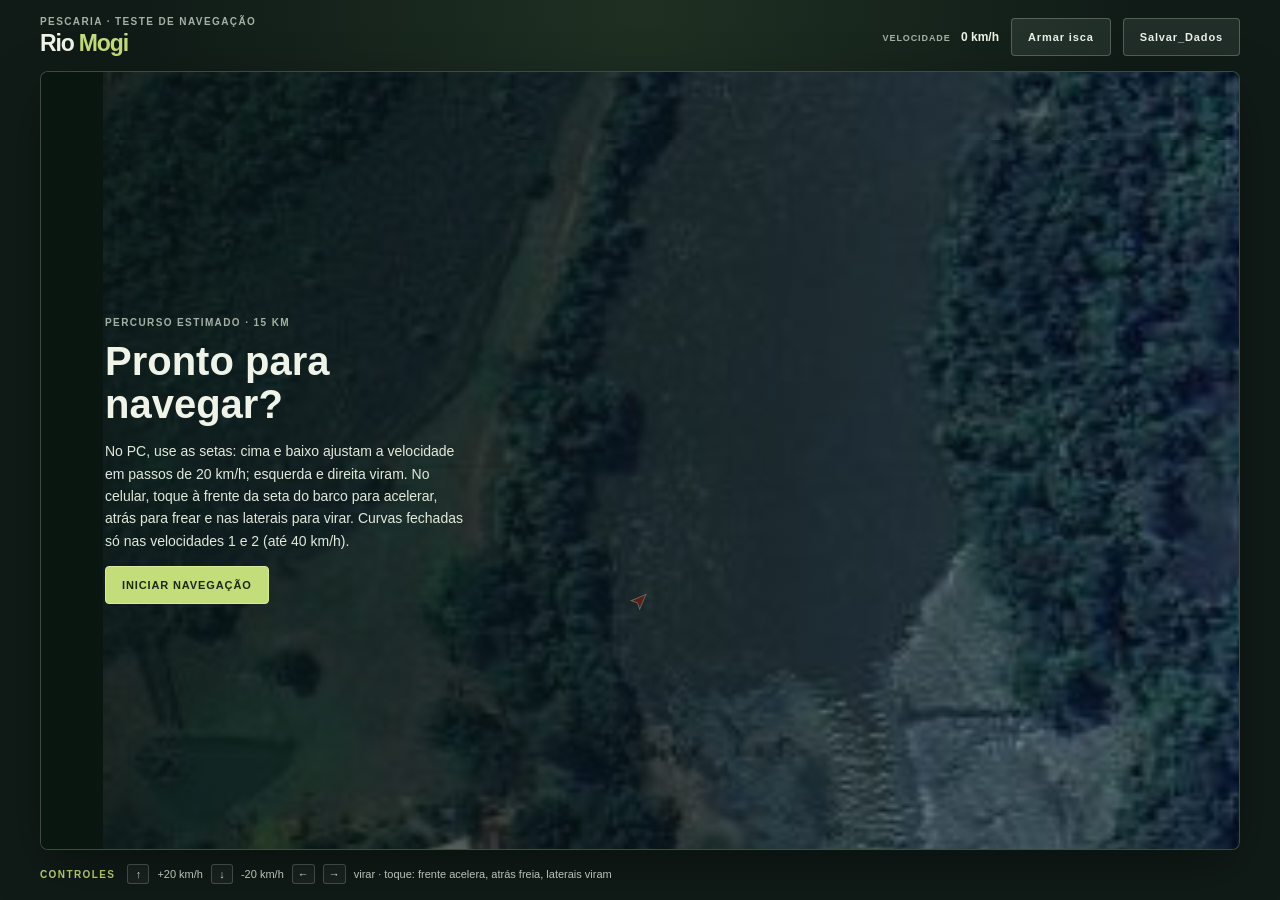
<file: index.html>
<!doctype html>
<html lang="pt-BR">
<head>
  <meta charset="utf-8">
  <meta name="viewport" content="width=device-width, initial-scale=1">
  <meta name="theme-color" content="#101b17">
  <meta name="description" content="Teste de navegação no rio com controle por setas.">
  <title>Teste de navegação | Pescaria</title>
  <link rel="stylesheet" href="css/game.css">
  <script src="js/game.js?v=5" defer></script>
</head>
<body>
  <main class="game-shell">
    <header class="topbar">
      <div>
        <p class="eyebrow">PESCARIA · TESTE DE NAVEGAÇÃO</p>
        <h1>Rio <span>Mogi</span></h1>
      </div>
      <div class="topbar-actions">
        <p class="speed-readout">VELOCIDADE <strong id="speed">0 km/h</strong></p>
        <button id="bait-button" class="secondary-button" type="button" aria-expanded="false" aria-controls="bait-panel">Armar isca</button>
        <button id="settings-button" class="secondary-button" type="button" aria-expanded="false" aria-controls="settings-panel">Salvar_Dados</button>
      </div>
    </header>

    <aside id="bait-panel" class="settings-panel bait-panel" hidden aria-live="polite">
      <div class="settings-header">
        <div>
          <p class="eyebrow">ISCA · ESTOQUE</p>
          <h2>Comprar ou armar isca</h2>
        </div>
        <button id="close-bait" class="ghost-button" type="button" aria-label="Fechar painel de iscas">Fechar</button>
      </div>
      <p id="bait-inventory" class="warning-message"></p>
      <div class="bait-controls">
        <label for="bait-type">Tipo de isca</label>
        <select id="bait-type">
          <option value="tuvira">Tuvira · R$ 5,00</option>
          <option value="piau">Piau · R$ 10,00</option>
        </select>
        <label for="bait-quantity">Quantidade</label>
        <input id="bait-quantity" type="number" min="1" step="1" value="1">
        <div class="settings-actions">
          <button id="buy-bait" class="secondary-button" type="button">Comprar iscas selecionadas</button>
          <button id="arm-bait" class="primary-button" type="button">Armar isca selecionada</button>
        </div>
      </div>
      <p id="bait-status" class="save-status" role="status"></p>
    </aside>

    <aside id="settings-panel" class="settings-panel" hidden aria-live="polite">
      <div class="settings-header">
        <div>
          <p class="eyebrow">SALVAR · RECUPERAR</p>
          <h2>Progresso do jogo</h2>
        </div>
        <button id="close-settings" class="ghost-button" type="button" aria-label="Fechar configurações">Fechar</button>
      </div>

      <p class="warning-message">⚠️ Não use modo anônimo ou outro navegador para não perder os dados salvos no celular.</p>

      <ul id="save-stats" class="save-stats" aria-label="Estatísticas do jogo salvas"></ul>

      <div class="settings-actions">
        <button id="save-progress" class="primary-button" type="button">Salvar no celular</button>
        <button id="restore-progress" class="secondary-button" type="button">Recuperar dados</button>
      </div>

      <p id="save-status" class="save-status">Nenhum dado salvo ainda.</p>
    </aside>

    <section class="river-view" aria-label="Área de navegação">
      <canvas id="river" aria-label="Mapa do rio com a posição da canoa"></canvas>
      <aside id="fuel-alert" class="fuel-alert" hidden aria-live="polite">
        <p id="fuel-message"></p>
        <label for="fuel-quantity">Litros para comprar</label>
        <input id="fuel-quantity" type="number" min="1" step="1" value="1">
        <button id="buy-fuel" class="primary-button" type="button">Comprar gasolina · R$ 6,50/L</button>
      </aside>
      <section id="overlay" class="overlay" aria-labelledby="overlay-title">
        <div class="dialog">
          <p class="eyebrow">PERCURSO ESTIMADO · 15 KM</p>
          <h2 id="overlay-title">Pronto para navegar?</h2>
          <p id="overlay-copy">No PC, use as setas: cima e baixo ajustam a velocidade em passos de 20 km/h; esquerda e direita viram. No celular, toque à frente da seta do barco para acelerar, atrás para frear e nas laterais para virar. Curvas fechadas só nas velocidades 1 e 2 (até 40 km/h).</p>
          <button id="start-button" type="button" disabled>CARREGANDO MAPA...</button>
        </div>
      </section>
    </section>

    <footer class="bottom-bar">
      <p class="controls-copy"><span class="eyebrow">CONTROLES</span> <kbd>↑</kbd> +20 km/h <kbd>↓</kbd> -20 km/h <kbd>←</kbd> <kbd>→</kbd> virar · toque: frente acelera, atrás freia, laterais viram</p>
    </footer>
  </main>
</body>
</html>
</file>
<file: css/game.css>
:root {
  color-scheme: dark;
  font-family: "Segoe UI", sans-serif;
  color: #f0f3e7;
  background: #101b17;
  font-synthesis: none;
  text-rendering: optimizeLegibility;
  -webkit-font-smoothing: antialiased;
  --accent: #c4dd7b;
  --muted: #a4b2a4;
}

* { box-sizing: border-box; }

body {
  min-width: 320px;
  min-height: 100vh;
  min-height: 100dvh;
  margin: 0;
  background: radial-gradient(ellipse at 50% 0%, #3d5b3a55, transparent 55%), #101b17;
}

button { font: inherit; }

.game-shell {
  display: grid;
  grid-template-rows: auto minmax(0, 1fr) auto;
  gap: 14px;
  width: min(1200px, calc(100% - 40px));
  height: 100vh;
  height: 100dvh;
  min-height: 360px;
  margin: 0 auto;
  padding: 16px 0;
}

.topbar, .bottom-bar {
  display: flex;
  align-items: center;
  justify-content: space-between;
  gap: 16px;
}

.topbar-actions {
  display: flex;
  align-items: center;
  justify-content: flex-end;
  flex-wrap: wrap;
  gap: 12px;
}

.eyebrow {
  margin: 0;
  color: var(--muted);
  font-size: 10px;
  font-weight: 700;
  letter-spacing: .14em;
}

h1 {
  margin: 3px 0 0;
  font-size: 23px;
  letter-spacing: -.05em;
}

h1 span { color: var(--accent); }

.river-view {
  position: relative;
  min-height: 0;
  overflow: hidden;
  border: 1px solid #d4ddc233;
  border-radius: 8px;
  background: #17251e;
  box-shadow: 0 18px 55px #0005;
}

#river { display: block; width: 100%; height: 100%; touch-action: none; }

.overlay {
  position: absolute;
  inset: 0;
  display: grid;
  place-items: center;
  padding: 20px;
  background: linear-gradient(90deg, #08150fcf, #08150f99 60%, #08150f44);
}

.overlay[hidden] { display: none; }
.dialog { width: min(430px, 100%); margin-right: auto; padding-left: clamp(8px, 5vw, 44px); }
.dialog h2 { margin: 12px 0 8px; font-size: clamp(27px, 4vw, 40px); line-height: 1.08; }
.dialog p:not(.eyebrow) { max-width: 360px; color: #e2e9db; font-size: 14px; line-height: 1.6; }

#start-button,
.primary-button,
.secondary-button,
.ghost-button {
  padding: 12px 16px;
  border-radius: 4px;
  border: 1px solid transparent;
  font-size: 11px;
  font-weight: 800;
  letter-spacing: .08em;
  cursor: pointer;
  transition: transform .15s ease, border-color .15s ease, background .15s ease;
}

#start-button,
.primary-button {
  border-color: #d9e89b;
  background: var(--accent);
  color: #1b2819;
}

.secondary-button {
  border-color: #c7d6bd4d;
  background: rgba(157, 182, 166, 0.12);
  color: #edf2ea;
}

.ghost-button {
  border-color: #d0d7cd2b;
  background: transparent;
  color: #edf2ea;
}

#start-button:hover:not(:disabled),
.primary-button:hover,
.secondary-button:hover,
.ghost-button:hover,
#start-button:focus-visible,
.primary-button:focus-visible,
.secondary-button:focus-visible,
.ghost-button:focus-visible {
  transform: translateY(-1px);
  outline: 2px solid #f4f8de;
  outline-offset: 2px;
}

#start-button:disabled { cursor: wait; opacity: .7; }
#start-button:not(:disabled):hover, #start-button:focus-visible { outline: 2px solid #f4f8de; outline-offset: 3px; }

.settings-panel {
  position: relative;
  z-index: 5;
  display: grid;
  gap: 16px;
  margin: -6px 0 0;
  padding: 18px 18px 16px;
  border: 1px solid #d4ddc233;
  border-radius: 10px;
  background: rgba(13, 22, 18, 0.94);
  box-shadow: 0 12px 30px rgba(0, 0, 0, 0.3);
}

.settings-panel[hidden] { display: none; }

.settings-header {
  display: flex;
  align-items: center;
  justify-content: space-between;
  gap: 16px;
}

.settings-header h2 {
  margin: 4px 0 0;
  font-size: clamp(20px, 2vw, 26px);
}

.warning-message,
.save-status {
  margin: 0;
  color: #e8efdc;
  font-size: 12px;
  line-height: 1.5;
}

.save-status {
  min-height: 18px;
  color: var(--accent);
}

.save-stats {
  display: grid;
  grid-template-columns: repeat(auto-fit, minmax(180px, 1fr));
  gap: 10px;
  padding: 0;
  margin: 0;
  list-style: none;
}

.save-stats li {
  display: flex;
  justify-content: space-between;
  gap: 12px;
  padding: 10px 12px;
  border: 1px solid rgba(204, 219, 190, 0.2);
  border-radius: 8px;
  background: rgba(175, 204, 143, 0.04);
  color: #edf1e9;
  font-size: 12px;
}

.save-stats strong {
  color: #f5fbdd;
  font-weight: 700;
  text-align: right;
}

.settings-actions {
  display: flex;
  flex-wrap: wrap;
  gap: 12px;
}

.bait-controls {
  display: grid;
  grid-template-columns: auto minmax(100px, 1fr) auto minmax(80px, 120px) auto;
  align-items: center;
  gap: 10px;
  color: #edf1e9;
  font-size: 12px;
}

.bait-controls select,
.bait-controls input,
.fuel-alert input {
  min-width: 0;
  padding: 10px;
  border: 1px solid #c7d6bd4d;
  border-radius: 4px;
  background: #17251e;
  color: #edf2ea;
  font: inherit;
}

.bait-controls .settings-actions { grid-column: 1 / -1; }

.fuel-alert {
  position: absolute;
  z-index: 2;
  right: 12px;
  bottom: 12px;
  display: grid;
  grid-template-columns: minmax(0, 1fr) auto auto;
  align-items: center;
  gap: 10px;
  width: min(640px, calc(100% - 24px));
  padding: 12px;
  border: 1px solid #e8c96b88;
  border-radius: 8px;
  background: rgba(13, 22, 18, 0.94);
  box-shadow: 0 8px 24px #0006;
  color: #f5e9bc;
  font-size: 12px;
}

.fuel-alert[hidden] { display: none; }
.fuel-alert p { grid-column: 1 / -1; margin: 0; line-height: 1.5; }
.fuel-alert label { white-space: nowrap; }
.fuel-alert .primary-button { padding: 10px; }

.controls-copy, .speed-readout { margin: 0; color: #d9e1d3; font-size: 11px; }
.controls-copy { display: flex; align-items: center; gap: 8px; }
.controls-copy .eyebrow { margin-right: 4px; color: var(--accent); }
.speed-readout { color: var(--muted); font-size: 9px; font-weight: 700; letter-spacing: .1em; white-space: nowrap; }
.speed-readout strong { margin-left: 7px; color: #f0f3e7; font-size: 12px; letter-spacing: 0; }

kbd {
  min-width: 22px;
  padding: 3px 5px;
  border: 1px solid #ffffff36;
  border-radius: 3px;
  background: #ffffff0b;
  color: #f1f4e9;
  font: inherit;
  text-align: center;
}

@media (max-width: 600px) {
  .game-shell {
    width: calc(100% - 8px);
    min-height: 0;
    grid-template-rows: auto minmax(0, 1fr) auto;
    gap: 4px;
    padding: max(4px, env(safe-area-inset-top)) 0 max(4px, env(safe-area-inset-bottom));
  }
  .topbar { min-height: 38px; }
  .topbar-actions { max-width: 62%; gap: 5px; }
  .topbar-actions .secondary-button { padding: 7px 8px; font-size: 8px; letter-spacing: .03em; }
  .eyebrow { font-size: 7px; }
  h1 { margin-top: 1px; font-size: 18px; }
  .bottom-bar { min-height: 24px; }
  .settings-panel { padding: 14px 12px; }
  .settings-actions { flex-direction: column; }
  .bait-controls { grid-template-columns: 1fr 1fr; }
  .bait-controls label:nth-of-type(2) { grid-column: 1; }
  .bait-controls .settings-actions { grid-column: 1 / -1; }
  .fuel-alert { grid-template-columns: 1fr 1fr; gap: 8px; padding: 9px; }
  .fuel-alert p { grid-column: 1 / -1; }
  .fuel-alert label { grid-column: 1; }
  .fuel-alert input { grid-column: 2; }
  .fuel-alert .primary-button { grid-column: 1 / -1; }
  .save-stats { grid-template-columns: 1fr; }
  .controls-copy { flex-wrap: wrap; gap: 4px; max-width: 100%; font-size: 8px; white-space: normal; }
  .controls-copy .eyebrow { margin-right: 1px; }
  .speed-readout { width: 100%; font-size: 8px; text-align: right; }
  .speed-readout strong { margin-left: 3px; font-size: 10px; }
  kbd { min-width: 18px; padding: 2px 3px; }
}

.bait-controls button:disabled { cursor: not-allowed; opacity: .55; }
</file>
